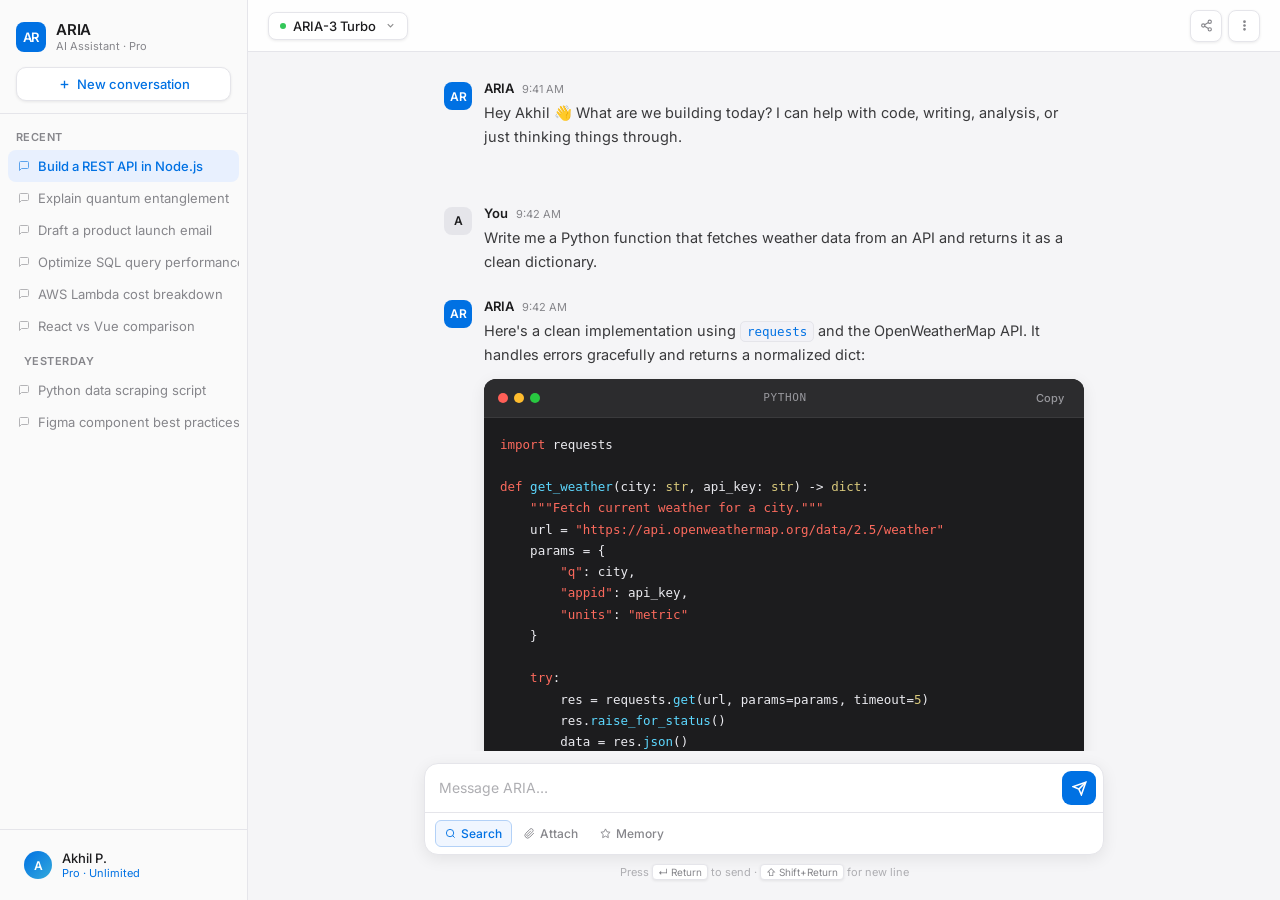
<file: ai-chat-ui.html>
<!DOCTYPE html>
<html lang="en">
<head>
<meta charset="UTF-8"/>
<meta name="viewport" content="width=device-width, initial-scale=1.0"/>
<title>ARIA — AI Assistant</title>
<link href="https://fonts.googleapis.com/css2?family=Inter:wght@300;400;500;600&display=swap" rel="stylesheet"/>
<style>
  *, *::before, *::after { box-sizing: border-box; margin: 0; padding: 0; }

  :root {
    --bg:         #f5f5f7;
    --surface:    #ffffff;
    --sidebar:    #fafafa;
    --border:     #e5e5ea;
    --accent:     #0071e3;
    --accent-h:   #0077ed;
    --text:       #1d1d1f;
    --muted:      #86868b;
    --ai-bubble:  #ffffff;
    --user-bubble:#0071e3;
    --input-bg:   #ffffff;
    --shadow-sm:  0 1px 3px rgba(0,0,0,0.08);
    --shadow-md:  0 4px 16px rgba(0,0,0,0.08);
    --radius:     14px;
  }

  html, body {
    height: 100%;
    background: var(--bg);
    color: var(--text);
    font-family: 'Inter', -apple-system, BlinkMacSystemFont, sans-serif;
    overflow: hidden;
    -webkit-font-smoothing: antialiased;
  }

  .app {
    display: flex;
    height: 100vh;
    width: 100vw;
  }

  /* ── Sidebar ── */
  .sidebar {
    width: 248px;
    background: var(--sidebar);
    border-right: 1px solid var(--border);
    display: flex;
    flex-direction: column;
    flex-shrink: 0;
  }

  .sidebar-top {
    padding: 20px 16px 12px;
    border-bottom: 1px solid var(--border);
  }

  .logo {
    display: flex;
    align-items: center;
    gap: 10px;
    margin-bottom: 14px;
  }

  .logo-icon {
    width: 30px;
    height: 30px;
    border-radius: 8px;
    background: var(--accent);
    display: flex;
    align-items: center;
    justify-content: center;
    font-size: 13px;
    font-weight: 600;
    color: #fff;
    letter-spacing: -0.3px;
    flex-shrink: 0;
  }

  .logo-name {
    font-size: 15px;
    font-weight: 600;
    color: var(--text);
    letter-spacing: -0.2px;
  }

  .logo-tag {
    font-size: 11px;
    color: var(--muted);
    font-weight: 400;
  }

  .new-chat-btn {
    width: 100%;
    padding: 8px 12px;
    background: var(--surface);
    border: 1px solid var(--border);
    border-radius: 10px;
    color: var(--accent);
    font-family: 'Inter', sans-serif;
    font-size: 13px;
    font-weight: 500;
    cursor: pointer;
    display: flex;
    align-items: center;
    justify-content: center;
    gap: 6px;
    transition: background 0.15s, border-color 0.15s;
    box-shadow: var(--shadow-sm);
  }
  .new-chat-btn:hover { background: #f0f6ff; border-color: #b3d1f7; }

  .section-label {
    font-size: 11px;
    font-weight: 600;
    letter-spacing: 0.04em;
    text-transform: uppercase;
    color: var(--muted);
    padding: 16px 16px 6px;
  }

  .history-list { flex: 1; overflow-y: auto; padding: 0 8px 8px; }
  .history-list::-webkit-scrollbar { width: 0; }

  .hist-item {
    padding: 8px 10px;
    border-radius: 8px;
    font-size: 13px;
    color: var(--muted);
    cursor: pointer;
    white-space: nowrap;
    overflow: hidden;
    text-overflow: ellipsis;
    transition: background 0.12s, color 0.12s;
    display: flex;
    align-items: center;
    gap: 8px;
  }
  .hist-item:hover { background: var(--border); color: var(--text); }
  .hist-item.active { background: #e8f0fe; color: var(--accent); font-weight: 500; }
  .hist-item svg { flex-shrink: 0; opacity: 0.6; }

  .sidebar-footer {
    padding: 12px 16px;
    border-top: 1px solid var(--border);
  }

  .avatar-row {
    display: flex;
    align-items: center;
    gap: 10px;
    padding: 8px;
    border-radius: 10px;
    cursor: pointer;
    transition: background 0.12s;
  }
  .avatar-row:hover { background: var(--border); }

  .avatar {
    width: 28px;
    height: 28px;
    border-radius: 50%;
    background: linear-gradient(135deg, #0071e3, #34aadc);
    display: flex;
    align-items: center;
    justify-content: center;
    font-size: 12px;
    font-weight: 600;
    color: #fff;
    flex-shrink: 0;
  }

  .avatar-name { font-size: 13px; font-weight: 500; color: var(--text); }
  .avatar-plan { font-size: 11px; color: var(--accent); }

  /* ── Main ── */
  .main {
    flex: 1;
    display: flex;
    flex-direction: column;
    overflow: hidden;
    background: var(--bg);
  }

  .topbar {
    height: 52px;
    background: rgba(255,255,255,0.85);
    backdrop-filter: saturate(180%) blur(20px);
    -webkit-backdrop-filter: saturate(180%) blur(20px);
    border-bottom: 1px solid var(--border);
    display: flex;
    align-items: center;
    justify-content: space-between;
    padding: 0 20px;
    flex-shrink: 0;
  }

  .model-selector {
    display: flex;
    align-items: center;
    gap: 7px;
    background: var(--surface);
    border: 1px solid var(--border);
    border-radius: 8px;
    padding: 5px 11px;
    cursor: pointer;
    font-size: 13px;
    font-weight: 500;
    color: var(--text);
    transition: border-color 0.15s;
    box-shadow: var(--shadow-sm);
  }
  .model-selector:hover { border-color: #b3d1f7; }

  .model-dot {
    width: 6px;
    height: 6px;
    border-radius: 50%;
    background: #34c759;
    flex-shrink: 0;
  }

  .topbar-actions { display: flex; gap: 6px; }

  .icon-btn {
    width: 32px;
    height: 32px;
    border-radius: 8px;
    background: var(--surface);
    border: 1px solid var(--border);
    color: var(--muted);
    cursor: pointer;
    display: flex;
    align-items: center;
    justify-content: center;
    transition: all 0.12s;
    box-shadow: var(--shadow-sm);
  }
  .icon-btn:hover { border-color: #b3d1f7; color: var(--accent); }

  /* ── Messages ── */
  .messages {
    flex: 1;
    overflow-y: auto;
    padding: 28px 0 8px;
    scroll-behavior: smooth;
  }
  .messages::-webkit-scrollbar { width: 0; }

  .msg-wrap {
    max-width: 680px;
    margin: 0 auto;
    padding: 0 20px;
  }

  .msg {
    display: flex;
    gap: 12px;
    margin-bottom: 24px;
    animation: fadeUp 0.25s ease both;
  }
  @keyframes fadeUp {
    from { opacity: 0; transform: translateY(8px); }
    to   { opacity: 1; transform: translateY(0); }
  }

  .msg-avatar {
    width: 28px;
    height: 28px;
    border-radius: 8px;
    flex-shrink: 0;
    display: flex;
    align-items: center;
    justify-content: center;
    font-size: 12px;
    font-weight: 600;
    margin-top: 2px;
  }
  .msg-avatar.ai {
    background: var(--accent);
    color: #fff;
  }
  .msg-avatar.user {
    background: #e5e5ea;
    color: var(--text);
  }

  .msg-body { flex: 1; }

  .msg-meta {
    display: flex;
    align-items: baseline;
    gap: 8px;
    margin-bottom: 5px;
  }

  .msg-name { font-size: 13px; font-weight: 600; color: var(--text); }
  .msg-time { font-size: 11px; color: var(--muted); }

  .msg-content {
    font-size: 14.5px;
    line-height: 1.65;
    color: #3a3a3c;
  }
  .msg-content p + p { margin-top: 10px; }

  .msg-content code {
    background: #f2f2f7;
    border: 1px solid var(--border);
    border-radius: 5px;
    padding: 2px 6px;
    font-family: 'SF Mono', 'Fira Code', monospace;
    font-size: 12.5px;
    color: #0071e3;
  }

  /* Code block */
  .code-block {
    background: #1c1c1e;
    border-radius: 12px;
    margin-top: 12px;
    overflow: hidden;
    box-shadow: var(--shadow-md);
  }

  .code-header {
    display: flex;
    align-items: center;
    justify-content: space-between;
    padding: 10px 14px;
    background: #2c2c2e;
    border-bottom: 1px solid #3a3a3c;
  }

  .code-dots { display: flex; gap: 6px; }
  .code-dot {
    width: 10px; height: 10px;
    border-radius: 50%;
  }
  .code-dot.red   { background: #ff5f57; }
  .code-dot.yellow{ background: #febc2e; }
  .code-dot.green { background: #28c840; }

  .code-lang {
    font-family: 'SF Mono', monospace;
    font-size: 11px;
    color: #98989d;
    text-transform: uppercase;
    letter-spacing: 0.06em;
  }

  .copy-btn {
    font-family: 'Inter', sans-serif;
    font-size: 11px;
    font-weight: 500;
    color: #98989d;
    background: none;
    border: none;
    cursor: pointer;
    transition: color 0.12s;
    padding: 2px 6px;
    border-radius: 4px;
  }
  .copy-btn:hover { color: #fff; background: #3a3a3c; }

  .code-body {
    padding: 16px;
    font-family: 'SF Mono', 'Fira Code', 'Fira Mono', monospace;
    font-size: 12.5px;
    line-height: 1.7;
    color: #ebebf0;
    overflow-x: auto;
    white-space: pre;
  }

  /* keyword colors */
  .kw  { color: #fc6a5d; }
  .fn  { color: #5dd8ff; }
  .str { color: #fc6a5d; }
  .cm  { color: #6c6c70; font-style: italic; }
  .nm  { color: #d9c97c; }

  /* Typing indicator */
  .typing-indicator {
    display: flex;
    align-items: center;
    gap: 4px;
    height: 20px;
  }
  .typing-dot {
    width: 5px; height: 5px;
    border-radius: 50%;
    background: var(--muted);
    animation: typingBounce 1.2s infinite;
  }
  .typing-dot:nth-child(2) { animation-delay: 0.2s; }
  .typing-dot:nth-child(3) { animation-delay: 0.4s; }
  @keyframes typingBounce {
    0%, 80%, 100% { transform: translateY(0); opacity: 0.3; }
    40% { transform: translateY(-4px); opacity: 1; }
  }

  /* Hover actions */
  .msg-actions {
    display: flex;
    gap: 4px;
    margin-top: 8px;
    opacity: 0;
    transition: opacity 0.12s;
  }
  .msg:hover .msg-actions { opacity: 1; }

  .reaction-btn {
    padding: 4px 8px;
    border-radius: 6px;
    border: 1px solid var(--border);
    background: var(--surface);
    color: var(--muted);
    font-size: 11px;
    font-weight: 500;
    cursor: pointer;
    display: flex;
    align-items: center;
    gap: 4px;
    transition: all 0.12s;
    font-family: 'Inter', sans-serif;
    box-shadow: var(--shadow-sm);
  }
  .reaction-btn:hover { border-color: #b3d1f7; color: var(--accent); background: #f0f6ff; }

  /* ── Input ── */
  .input-area {
    padding: 12px 20px 20px;
    background: transparent;
  }

  .input-wrap { max-width: 680px; margin: 0 auto; }

  .input-box {
    background: var(--surface);
    border: 1px solid var(--border);
    border-radius: var(--radius);
    overflow: hidden;
    box-shadow: var(--shadow-md);
    transition: border-color 0.2s, box-shadow 0.2s;
  }
  .input-box:focus-within {
    border-color: #b3d1f7;
    box-shadow: 0 0 0 3px rgba(0,113,227,0.12), var(--shadow-md);
  }

  .input-row {
    display: flex;
    align-items: flex-end;
  }

  textarea {
    flex: 1;
    background: transparent;
    border: none;
    outline: none;
    resize: none;
    padding: 13px 14px;
    font-family: 'Inter', sans-serif;
    font-size: 14px;
    color: var(--text);
    line-height: 1.55;
    max-height: 160px;
    min-height: 48px;
  }
  textarea::placeholder { color: #aeaeb2; }

  .send-btn {
    width: 34px;
    height: 34px;
    border-radius: 9px;
    background: var(--accent);
    border: none;
    color: #fff;
    cursor: pointer;
    display: flex;
    align-items: center;
    justify-content: center;
    margin: 7px 7px 7px 0;
    flex-shrink: 0;
    transition: background 0.15s, transform 0.12s;
  }
  .send-btn:hover { background: var(--accent-h); transform: scale(1.04); }
  .send-btn:active { transform: scale(0.96); }

  .input-tools {
    display: flex;
    align-items: center;
    gap: 2px;
    padding: 7px 10px;
    border-top: 1px solid var(--border);
  }

  .tool-btn {
    padding: 5px 9px;
    border-radius: 6px;
    background: transparent;
    border: 1px solid transparent;
    color: var(--muted);
    font-size: 12px;
    font-weight: 500;
    cursor: pointer;
    display: flex;
    align-items: center;
    gap: 5px;
    font-family: 'Inter', sans-serif;
    transition: all 0.12s;
  }
  .tool-btn:hover { border-color: var(--border); color: var(--text); background: var(--bg); }
  .tool-btn.active { border-color: #b3d1f7; color: var(--accent); background: #f0f6ff; }

  .input-hint {
    font-size: 11px;
    color: #aeaeb2;
    text-align: center;
    margin-top: 9px;
  }
  .kbd {
    display: inline-block;
    background: var(--surface);
    border: 1px solid var(--border);
    border-radius: 4px;
    padding: 1px 5px;
    font-size: 10px;
    color: var(--muted);
    box-shadow: var(--shadow-sm);
  }

  @media (max-width: 640px) {
    .sidebar { display: none; }
  }
</style>
</head>
<body>
<div class="app">

  <!-- Sidebar -->
  <aside class="sidebar">
    <div class="sidebar-top">
      <div class="logo">
        <div class="logo-icon">AR</div>
        <div>
          <div class="logo-name">ARIA</div>
          <div class="logo-tag">AI Assistant · Pro</div>
        </div>
      </div>
      <button class="new-chat-btn">
        <svg width="13" height="13" viewBox="0 0 24 24" fill="none" stroke="currentColor" stroke-width="2.5"><line x1="12" y1="5" x2="12" y2="19"/><line x1="5" y1="12" x2="19" y2="12"/></svg>
        New conversation
      </button>
    </div>

    <div class="section-label">Recent</div>
    <div class="history-list">
      <div class="hist-item active">
        <svg width="12" height="12" viewBox="0 0 24 24" fill="none" stroke="currentColor" stroke-width="2"><path d="M21 15a2 2 0 0 1-2 2H7l-4 4V5a2 2 0 0 1 2-2h14a2 2 0 0 1 2 2z"/></svg>
        Build a REST API in Node.js
      </div>
      <div class="hist-item">
        <svg width="12" height="12" viewBox="0 0 24 24" fill="none" stroke="currentColor" stroke-width="2"><path d="M21 15a2 2 0 0 1-2 2H7l-4 4V5a2 2 0 0 1 2-2h14a2 2 0 0 1 2 2z"/></svg>
        Explain quantum entanglement
      </div>
      <div class="hist-item">
        <svg width="12" height="12" viewBox="0 0 24 24" fill="none" stroke="currentColor" stroke-width="2"><path d="M21 15a2 2 0 0 1-2 2H7l-4 4V5a2 2 0 0 1 2-2h14a2 2 0 0 1 2 2z"/></svg>
        Draft a product launch email
      </div>
      <div class="hist-item">
        <svg width="12" height="12" viewBox="0 0 24 24" fill="none" stroke="currentColor" stroke-width="2"><path d="M21 15a2 2 0 0 1-2 2H7l-4 4V5a2 2 0 0 1 2-2h14a2 2 0 0 1 2 2z"/></svg>
        Optimize SQL query performance
      </div>
      <div class="hist-item">
        <svg width="12" height="12" viewBox="0 0 24 24" fill="none" stroke="currentColor" stroke-width="2"><path d="M21 15a2 2 0 0 1-2 2H7l-4 4V5a2 2 0 0 1 2-2h14a2 2 0 0 1 2 2z"/></svg>
        AWS Lambda cost breakdown
      </div>
      <div class="hist-item">
        <svg width="12" height="12" viewBox="0 0 24 24" fill="none" stroke="currentColor" stroke-width="2"><path d="M21 15a2 2 0 0 1-2 2H7l-4 4V5a2 2 0 0 1 2-2h14a2 2 0 0 1 2 2z"/></svg>
        React vs Vue comparison
      </div>
      <div class="section-label" style="padding-top:12px">Yesterday</div>
      <div class="hist-item">
        <svg width="12" height="12" viewBox="0 0 24 24" fill="none" stroke="currentColor" stroke-width="2"><path d="M21 15a2 2 0 0 1-2 2H7l-4 4V5a2 2 0 0 1 2-2h14a2 2 0 0 1 2 2z"/></svg>
        Python data scraping script
      </div>
      <div class="hist-item">
        <svg width="12" height="12" viewBox="0 0 24 24" fill="none" stroke="currentColor" stroke-width="2"><path d="M21 15a2 2 0 0 1-2 2H7l-4 4V5a2 2 0 0 1 2-2h14a2 2 0 0 1 2 2z"/></svg>
        Figma component best practices
      </div>
    </div>

    <div class="sidebar-footer">
      <div class="avatar-row">
        <div class="avatar">A</div>
        <div>
          <div class="avatar-name">Akhil P.</div>
          <div class="avatar-plan">Pro · Unlimited</div>
        </div>
      </div>
    </div>
  </aside>

  <!-- Main -->
  <main class="main">
    <div class="topbar">
      <div class="model-selector">
        <div class="model-dot"></div>
        ARIA-3 Turbo
        <svg width="11" height="11" viewBox="0 0 24 24" fill="none" stroke="currentColor" stroke-width="2.5" style="margin-left:2px;opacity:0.5"><polyline points="6 9 12 15 18 9"/></svg>
      </div>
      <div class="topbar-actions">
        <button class="icon-btn" title="Share">
          <svg width="13" height="13" viewBox="0 0 24 24" fill="none" stroke="currentColor" stroke-width="2"><circle cx="18" cy="5" r="3"/><circle cx="6" cy="12" r="3"/><circle cx="18" cy="19" r="3"/><line x1="8.59" y1="13.51" x2="15.42" y2="17.49"/><line x1="15.41" y1="6.51" x2="8.59" y2="10.49"/></svg>
        </button>
        <button class="icon-btn" title="More">
          <svg width="13" height="13" viewBox="0 0 24 24" fill="none" stroke="currentColor" stroke-width="2"><circle cx="12" cy="5" r="1.5" fill="currentColor"/><circle cx="12" cy="12" r="1.5" fill="currentColor"/><circle cx="12" cy="19" r="1.5" fill="currentColor"/></svg>
        </button>
      </div>
    </div>

    <div class="messages" id="messages">
      <div class="msg-wrap">

        <!-- AI greeting -->
        <div class="msg">
          <div class="msg-avatar ai">AR</div>
          <div class="msg-body">
            <div class="msg-meta">
              <span class="msg-name">ARIA</span>
              <span class="msg-time">9:41 AM</span>
            </div>
            <div class="msg-content">
              <p>Hey Akhil 👋 What are we building today? I can help with code, writing, analysis, or just thinking things through.</p>
            </div>
            <div class="msg-actions">
              <button class="reaction-btn">👍 Like</button>
              <button class="reaction-btn">📋 Copy</button>
              <button class="reaction-btn">↻ Regenerate</button>
            </div>
          </div>
        </div>

        <!-- User -->
        <div class="msg">
          <div class="msg-avatar user">A</div>
          <div class="msg-body">
            <div class="msg-meta">
              <span class="msg-name">You</span>
              <span class="msg-time">9:42 AM</span>
            </div>
            <div class="msg-content">
              <p>Write me a Python function that fetches weather data from an API and returns it as a clean dictionary.</p>
            </div>
          </div>
        </div>

        <!-- AI with code -->
        <div class="msg">
          <div class="msg-avatar ai">AR</div>
          <div class="msg-body">
            <div class="msg-meta">
              <span class="msg-name">ARIA</span>
              <span class="msg-time">9:42 AM</span>
            </div>
            <div class="msg-content">
              <p>Here's a clean implementation using <code>requests</code> and the OpenWeatherMap API. It handles errors gracefully and returns a normalized dict:</p>
              <div class="code-block">
                <div class="code-header">
                  <div class="code-dots">
                    <div class="code-dot red"></div>
                    <div class="code-dot yellow"></div>
                    <div class="code-dot green"></div>
                  </div>
                  <span class="code-lang">Python</span>
                  <button class="copy-btn" onclick="copyCode(this)">Copy</button>
                </div>
                <div class="code-body"><span class="kw">import</span> requests

<span class="kw">def</span> <span class="fn">get_weather</span>(city: <span class="nm">str</span>, api_key: <span class="nm">str</span>) -> <span class="nm">dict</span>:
    <span class="str">"""Fetch current weather for a city."""</span>
    url = <span class="str">"https://api.openweathermap.org/data/2.5/weather"</span>
    params = {
        <span class="str">"q"</span>: city,
        <span class="str">"appid"</span>: api_key,
        <span class="str">"units"</span>: <span class="str">"metric"</span>
    }

    <span class="kw">try</span>:
        res = requests.<span class="fn">get</span>(url, params=params, timeout=<span class="nm">5</span>)
        res.<span class="fn">raise_for_status</span>()
        data = res.<span class="fn">json</span>()

        <span class="kw">return</span> {
            <span class="str">"city"</span>:       data[<span class="str">"name"</span>],
            <span class="str">"country"</span>:    data[<span class="str">"sys"</span>][<span class="str">"country"</span>],
            <span class="str">"temp_c"</span>:     data[<span class="str">"main"</span>][<span class="str">"temp"</span>],
            <span class="str">"feels_like"</span>: data[<span class="str">"main"</span>][<span class="str">"feels_like"</span>],
            <span class="str">"humidity"</span>:   data[<span class="str">"main"</span>][<span class="str">"humidity"</span>],
            <span class="str">"condition"</span>:  data[<span class="str">"weather"</span>][<span class="nm">0</span>][<span class="str">"description"</span>],
            <span class="str">"wind_kph"</span>:   <span class="fn">round</span>(data[<span class="str">"wind"</span>][<span class="str">"speed"</span>] * <span class="nm">3.6</span>, <span class="nm">1</span>),
        }

    <span class="kw">except</span> requests.RequestException <span class="kw">as</span> e:
        <span class="kw">return</span> {<span class="str">"error"</span>: <span class="fn">str</span>(e)}</div>
              </div>
              <p style="margin-top:12px">Get a free API key at <code>openweathermap.org</code> — the free tier gives you 1,000 calls/day.</p>
            </div>
            <div class="msg-actions">
              <button class="reaction-btn">👍 Like</button>
              <button class="reaction-btn">📋 Copy</button>
              <button class="reaction-btn">↻ Regenerate</button>
            </div>
          </div>
        </div>

        <!-- Typing -->
        <div class="msg" id="typing-msg" style="display:none">
          <div class="msg-avatar ai">AR</div>
          <div class="msg-body">
            <div class="msg-meta">
              <span class="msg-name">ARIA</span>
              <span class="msg-time" id="typing-time"></span>
            </div>
            <div class="typing-indicator">
              <div class="typing-dot"></div>
              <div class="typing-dot"></div>
              <div class="typing-dot"></div>
            </div>
          </div>
        </div>

      </div>
    </div>

    <!-- Input -->
    <div class="input-area">
      <div class="input-wrap">
        <div class="input-box">
          <div class="input-row">
            <textarea id="chatInput" placeholder="Message ARIA…" rows="1"
              oninput="autoResize(this)"
              onkeydown="handleKey(event)"></textarea>
            <button class="send-btn" onclick="sendMessage()">
              <svg width="15" height="15" viewBox="0 0 24 24" fill="none" stroke="currentColor" stroke-width="2.5"><line x1="22" y1="2" x2="11" y2="13"/><polygon points="22 2 15 22 11 13 2 9 22 2"/></svg>
            </button>
          </div>
          <div class="input-tools">
            <button class="tool-btn active">
              <svg width="11" height="11" viewBox="0 0 24 24" fill="none" stroke="currentColor" stroke-width="2"><circle cx="11" cy="11" r="8"/><line x1="21" y1="21" x2="16.65" y2="16.65"/></svg>
              Search
            </button>
            <button class="tool-btn">
              <svg width="11" height="11" viewBox="0 0 24 24" fill="none" stroke="currentColor" stroke-width="2"><path d="M21.44 11.05l-9.19 9.19a6 6 0 0 1-8.49-8.49l9.19-9.19a4 4 0 0 1 5.66 5.66l-9.2 9.19a2 2 0 0 1-2.83-2.83l8.49-8.48"/></svg>
              Attach
            </button>
            <button class="tool-btn">
              <svg width="11" height="11" viewBox="0 0 24 24" fill="none" stroke="currentColor" stroke-width="2"><polygon points="12 2 15.09 8.26 22 9.27 17 14.14 18.18 21.02 12 17.77 5.82 21.02 7 14.14 2 9.27 8.91 8.26 12 2"/></svg>
              Memory
            </button>
          </div>
        </div>
        <p class="input-hint">Press <span class="kbd">↵ Return</span> to send · <span class="kbd">⇧ Shift+Return</span> for new line</p>
      </div>
    </div>
  </main>
</div>

<script>
  function autoResize(el) {
    el.style.height = 'auto';
    el.style.height = Math.min(el.scrollHeight, 160) + 'px';
  }

  function handleKey(e) {
    if (e.key === 'Enter' && !e.shiftKey) {
      e.preventDefault();
      sendMessage();
    }
  }

  function now() {
    return new Date().toLocaleTimeString([], { hour: 'numeric', minute: '2-digit' });
  }

  function sendMessage() {
    const input = document.getElementById('chatInput');
    const text = input.value.trim();
    if (!text) return;

    const wrap = document.querySelector('.msg-wrap');
    const typing = document.getElementById('typing-msg');

    const userMsg = document.createElement('div');
    userMsg.className = 'msg';
    userMsg.innerHTML = `
      <div class="msg-avatar user">A</div>
      <div class="msg-body">
        <div class="msg-meta">
          <span class="msg-name">You</span>
          <span class="msg-time">${now()}</span>
        </div>
        <div class="msg-content"><p>${escHtml(text)}</p></div>
      </div>`;
    wrap.insertBefore(userMsg, typing);

    input.value = '';
    input.style.height = 'auto';

    document.getElementById('typing-time').textContent = now();
    typing.style.display = 'flex';
    scrollToBottom();

    setTimeout(() => {
      typing.style.display = 'none';
      const replies = [
        "Great question! Let me think through that for you.",
        "Here's what I'd suggest based on best practices.",
        "That's an interesting problem — here's a solid approach.",
        "Sure! Here's a clean breakdown of the solution.",
      ];
      const reply = replies[Math.floor(Math.random() * replies.length)];
      const aiMsg = document.createElement('div');
      aiMsg.className = 'msg';
      aiMsg.innerHTML = `
        <div class="msg-avatar ai">AR</div>
        <div class="msg-body">
          <div class="msg-meta">
            <span class="msg-name">ARIA</span>
            <span class="msg-time">${now()}</span>
          </div>
          <div class="msg-content"><p>${escHtml(reply)}</p></div>
          <div class="msg-actions">
            <button class="reaction-btn">👍 Like</button>
            <button class="reaction-btn">📋 Copy</button>
            <button class="reaction-btn">↻ Regenerate</button>
          </div>
        </div>`;
      wrap.insertBefore(aiMsg, typing);
      scrollToBottom();
    }, 1200 + Math.random() * 600);
  }

  function scrollToBottom() {
    const msgs = document.getElementById('messages');
    msgs.scrollTop = msgs.scrollHeight;
  }

  function copyCode(btn) {
    const raw = btn.closest('.code-block').querySelector('.code-body').innerText;
    navigator.clipboard.writeText(raw).then(() => {
      btn.textContent = 'Copied!';
      setTimeout(() => btn.textContent = 'Copy', 1500);
    });
  }

  function escHtml(str) {
    return str.replace(/&/g,'&amp;').replace(/</g,'&lt;').replace(/>/g,'&gt;');
  }
</script>
</body>
</html>
</file>
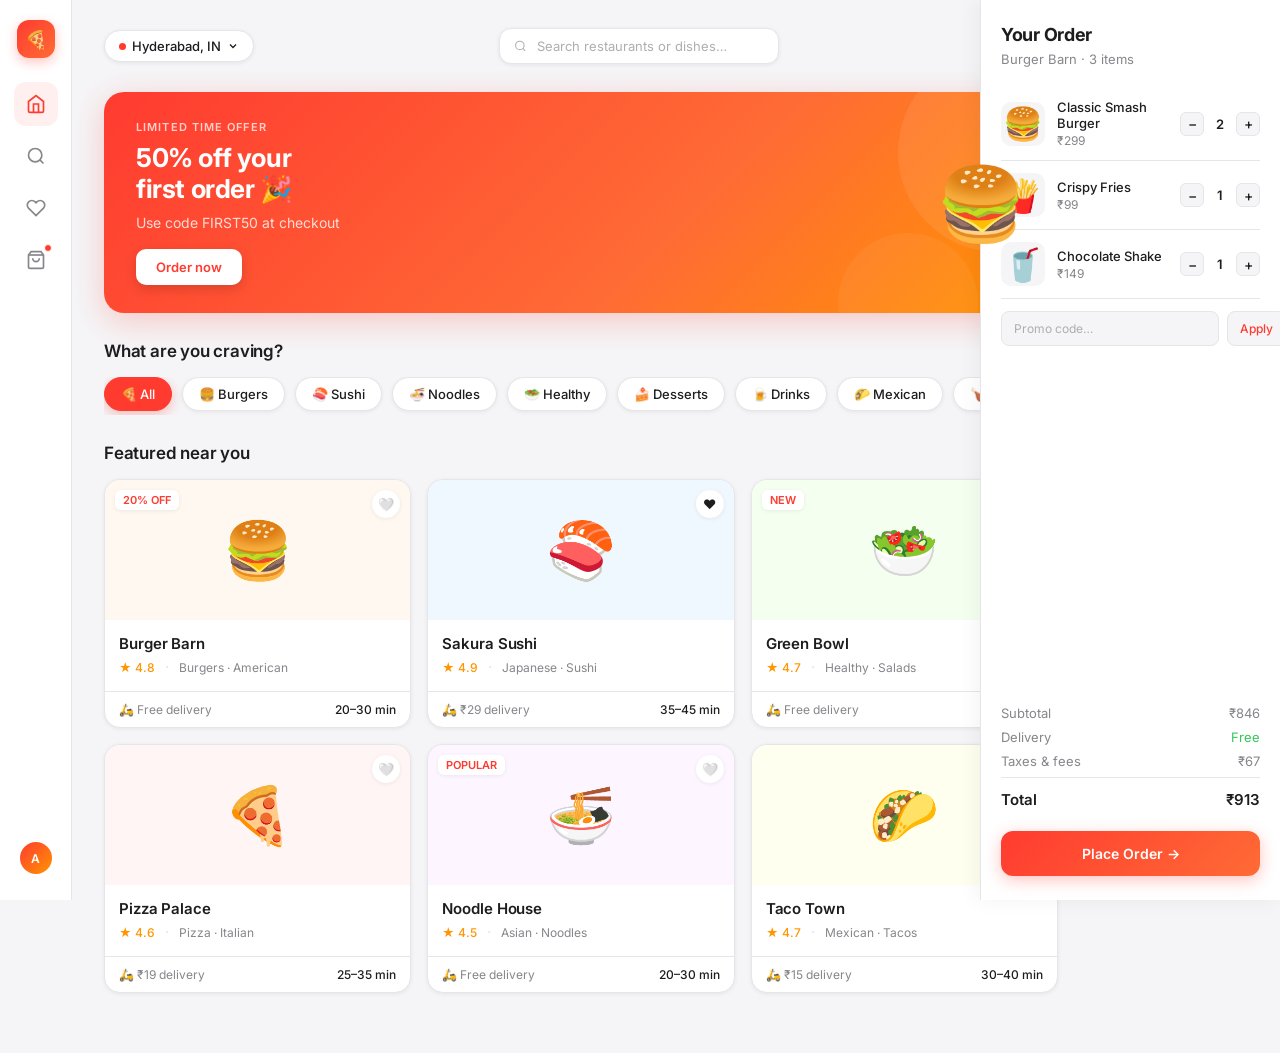
<file: food-delivery.html>
<!DOCTYPE html>
<html lang="en">
<head>
<meta charset="UTF-8"/>
<meta name="viewport" content="width=device-width, initial-scale=1.0"/>
<title>Bite — Food Delivery</title>
<link href="https://fonts.googleapis.com/css2?family=Inter:wght@300;400;500;600;700&display=swap" rel="stylesheet"/>
<style>
  *, *::before, *::after { box-sizing: border-box; margin: 0; padding: 0; }

  :root {
    --bg: #f5f5f7;
    --surface: #ffffff;
    --border: #e5e5ea;
    --accent: #ff3b30;
    --accent2: #ff6b35;
    --text: #1d1d1f;
    --muted: #86868b;
    --shadow-sm: 0 1px 4px rgba(0,0,0,0.07);
    --shadow-md: 0 4px 20px rgba(0,0,0,0.08);
    --shadow-lg: 0 8px 40px rgba(0,0,0,0.12);
  }

  body {
    font-family: 'Inter', -apple-system, sans-serif;
    background: var(--bg);
    color: var(--text);
    min-height: 100vh;
    -webkit-font-smoothing: antialiased;
  }

  /* ── Layout ── */
  .app { display: flex; min-height: 100vh; }

  /* ── Sidebar ── */
  .sidebar {
    width: 72px;
    background: var(--surface);
    border-right: 1px solid var(--border);
    display: flex;
    flex-direction: column;
    align-items: center;
    padding: 20px 0;
    gap: 8px;
    position: fixed;
    top: 0; left: 0; bottom: 0;
    z-index: 10;
  }

  .nav-logo {
    width: 38px; height: 38px;
    background: linear-gradient(135deg, var(--accent), var(--accent2));
    border-radius: 12px;
    display: flex; align-items: center; justify-content: center;
    font-size: 18px;
    margin-bottom: 16px;
    box-shadow: 0 4px 12px rgba(255,59,48,0.3);
  }

  .nav-item {
    width: 44px; height: 44px;
    border-radius: 12px;
    display: flex; align-items: center; justify-content: center;
    cursor: pointer;
    color: var(--muted);
    transition: all 0.15s;
    position: relative;
  }
  .nav-item:hover { background: var(--bg); color: var(--text); }
  .nav-item.active { background: #fff0ef; color: var(--accent); }

  .nav-badge {
    position: absolute;
    top: 6px; right: 6px;
    width: 8px; height: 8px;
    background: var(--accent);
    border-radius: 50%;
    border: 1.5px solid var(--surface);
  }

  /* ── Main ── */
  .main { margin-left: 72px; flex: 1; padding: 28px 32px; }

  /* ── Topbar ── */
  .topbar {
    display: flex; align-items: center; justify-content: space-between;
    margin-bottom: 28px;
  }

  .location-pill {
    display: flex; align-items: center; gap: 6px;
    background: var(--surface);
    border: 1px solid var(--border);
    border-radius: 20px;
    padding: 7px 14px;
    font-size: 13px; font-weight: 500;
    cursor: pointer;
    box-shadow: var(--shadow-sm);
    transition: border-color 0.15s;
  }
  .location-pill:hover { border-color: #ffb3ae; }
  .loc-dot { width: 7px; height: 7px; background: var(--accent); border-radius: 50%; }

  .search-bar {
    display: flex; align-items: center; gap: 10px;
    background: var(--surface);
    border: 1px solid var(--border);
    border-radius: 12px;
    padding: 9px 14px;
    width: 280px;
    box-shadow: var(--shadow-sm);
    transition: border-color 0.2s, box-shadow 0.2s;
  }
  .search-bar:focus-within { border-color: #ffb3ae; box-shadow: 0 0 0 3px rgba(255,59,48,0.1); }
  .search-bar input {
    border: none; outline: none; background: transparent;
    font-family: 'Inter', sans-serif; font-size: 13px; color: var(--text); width: 100%;
  }
  .search-bar input::placeholder { color: #aeaeb2; }

  .topbar-right { display: flex; align-items: center; gap: 10px; }

  .avatar {
    width: 34px; height: 34px; border-radius: 50%;
    background: linear-gradient(135deg, #ff3b30, #ff9500);
    display: flex; align-items: center; justify-content: center;
    font-size: 13px; font-weight: 600; color: #fff; cursor: pointer;
  }

  /* ── Hero banner ── */
  .hero {
    background: linear-gradient(135deg, #ff3b30 0%, #ff6b35 60%, #ff9500 100%);
    border-radius: 20px;
    padding: 28px 32px;
    margin-bottom: 28px;
    display: flex; align-items: center; justify-content: space-between;
    box-shadow: 0 8px 32px rgba(255,59,48,0.25);
    overflow: hidden;
    position: relative;
  }
  .hero::before {
    content: '';
    position: absolute; top: -40px; right: -40px;
    width: 200px; height: 200px;
    background: rgba(255,255,255,0.08);
    border-radius: 50%;
  }
  .hero::after {
    content: '';
    position: absolute; bottom: -60px; right: 80px;
    width: 140px; height: 140px;
    background: rgba(255,255,255,0.05);
    border-radius: 50%;
  }

  .hero-text { position: relative; z-index: 1; }
  .hero-tag { font-size: 11px; font-weight: 600; letter-spacing: 0.1em; text-transform: uppercase; color: rgba(255,255,255,0.75); margin-bottom: 8px; }
  .hero-title { font-size: 26px; font-weight: 700; color: #fff; line-height: 1.2; margin-bottom: 10px; letter-spacing: -0.4px; }
  .hero-sub { font-size: 14px; color: rgba(255,255,255,0.8); margin-bottom: 18px; }

  .hero-btn {
    background: #fff;
    color: var(--accent);
    border: none;
    border-radius: 10px;
    padding: 10px 20px;
    font-family: 'Inter', sans-serif;
    font-size: 13px; font-weight: 600;
    cursor: pointer;
    transition: transform 0.15s, box-shadow 0.15s;
    box-shadow: 0 4px 12px rgba(0,0,0,0.15);
  }
  .hero-btn:hover { transform: translateY(-1px); box-shadow: 0 6px 20px rgba(0,0,0,0.2); }

  .hero-emoji { font-size: 72px; position: relative; z-index: 1; }

  /* ── Section title ── */
  .section-header {
    display: flex; align-items: center; justify-content: space-between;
    margin-bottom: 16px;
  }
  .section-title { font-size: 17px; font-weight: 600; letter-spacing: -0.2px; }
  .see-all { font-size: 13px; font-weight: 500; color: var(--accent); cursor: pointer; }

  /* ── Category pills ── */
  .categories {
    display: flex; gap: 10px; margin-bottom: 28px;
    overflow-x: auto; padding-bottom: 4px;
  }
  .categories::-webkit-scrollbar { display: none; }

  .cat-pill {
    display: flex; align-items: center; gap: 7px;
    background: var(--surface);
    border: 1px solid var(--border);
    border-radius: 20px;
    padding: 8px 16px;
    font-size: 13px; font-weight: 500;
    cursor: pointer; white-space: nowrap;
    transition: all 0.15s;
    box-shadow: var(--shadow-sm);
  }
  .cat-pill:hover { border-color: #ffb3ae; color: var(--accent); }
  .cat-pill.active { background: var(--accent); color: #fff; border-color: var(--accent); box-shadow: 0 4px 12px rgba(255,59,48,0.3); }

  /* ── Restaurant cards ── */
  .cards-grid {
    display: grid;
    grid-template-columns: repeat(auto-fill, minmax(240px, 1fr));
    gap: 16px;
    margin-bottom: 32px;
  }

  .card {
    background: var(--surface);
    border-radius: 16px;
    overflow: hidden;
    box-shadow: var(--shadow-sm);
    cursor: pointer;
    transition: transform 0.2s, box-shadow 0.2s;
    border: 1px solid var(--border);
  }
  .card:hover { transform: translateY(-3px); box-shadow: var(--shadow-lg); }

  .card-img {
    height: 140px;
    display: flex; align-items: center; justify-content: center;
    font-size: 56px;
    position: relative;
  }

  .card-badge {
    position: absolute; top: 10px; left: 10px;
    background: var(--surface);
    border-radius: 6px;
    padding: 3px 8px;
    font-size: 11px; font-weight: 600;
    color: var(--accent);
    box-shadow: var(--shadow-sm);
  }

  .card-fav {
    position: absolute; top: 10px; right: 10px;
    width: 28px; height: 28px;
    background: var(--surface);
    border-radius: 50%;
    display: flex; align-items: center; justify-content: center;
    font-size: 13px;
    box-shadow: var(--shadow-sm);
    cursor: pointer;
  }

  .card-body { padding: 14px; }
  .card-name { font-size: 15px; font-weight: 600; margin-bottom: 4px; letter-spacing: -0.1px; }
  .card-meta { display: flex; align-items: center; gap: 10px; }
  .card-rating { font-size: 12px; font-weight: 500; color: #ff9500; }
  .card-info { font-size: 12px; color: var(--muted); }
  .dot-sep { color: var(--border); }

  .card-footer {
    display: flex; align-items: center; justify-content: space-between;
    padding: 10px 14px;
    border-top: 1px solid var(--border);
  }
  .card-delivery { font-size: 12px; color: var(--muted); display: flex; align-items: center; gap: 4px; }
  .card-min { font-size: 12px; font-weight: 500; color: var(--text); }

  /* ── Cart panel ── */
  .cart-panel {
    width: 300px;
    background: var(--surface);
    border-left: 1px solid var(--border);
    position: fixed; top: 0; right: 0; bottom: 0;
    padding: 24px 20px;
    display: flex; flex-direction: column;
    box-shadow: -4px 0 20px rgba(0,0,0,0.05);
  }

  .cart-title { font-size: 18px; font-weight: 700; margin-bottom: 6px; letter-spacing: -0.3px; }
  .cart-sub { font-size: 13px; color: var(--muted); margin-bottom: 20px; }

  .cart-item {
    display: flex; align-items: center; gap: 12px;
    padding: 12px 0;
    border-bottom: 1px solid var(--border);
  }

  .cart-emoji { font-size: 32px; width: 44px; height: 44px; background: var(--bg); border-radius: 10px; display: flex; align-items: center; justify-content: center; flex-shrink: 0; }
  .cart-item-info { flex: 1; }
  .cart-item-name { font-size: 13px; font-weight: 500; margin-bottom: 2px; }
  .cart-item-price { font-size: 12px; color: var(--muted); }

  .qty-control {
    display: flex; align-items: center; gap: 8px;
  }
  .qty-btn {
    width: 24px; height: 24px; border-radius: 6px;
    background: var(--bg); border: 1px solid var(--border);
    display: flex; align-items: center; justify-content: center;
    font-size: 14px; font-weight: 500; cursor: pointer;
    color: var(--text); transition: all 0.12s;
  }
  .qty-btn:hover { background: var(--accent); color: #fff; border-color: var(--accent); }
  .qty-num { font-size: 13px; font-weight: 600; width: 16px; text-align: center; }

  .cart-spacer { flex: 1; }

  .cart-summary { padding-top: 16px; }
  .summary-row {
    display: flex; justify-content: space-between;
    font-size: 13px; color: var(--muted); margin-bottom: 8px;
  }
  .summary-row.total { font-size: 15px; font-weight: 600; color: var(--text); border-top: 1px solid var(--border); padding-top: 12px; margin-top: 4px; }

  .checkout-btn {
    width: 100%;
    background: linear-gradient(135deg, var(--accent), var(--accent2));
    color: #fff;
    border: none;
    border-radius: 12px;
    padding: 14px;
    font-family: 'Inter', sans-serif;
    font-size: 14px; font-weight: 600;
    cursor: pointer;
    margin-top: 14px;
    transition: transform 0.15s, box-shadow 0.15s;
    box-shadow: 0 4px 16px rgba(255,59,48,0.3);
  }
  .checkout-btn:hover { transform: translateY(-1px); box-shadow: 0 6px 24px rgba(255,59,48,0.4); }
  .checkout-btn:active { transform: translateY(0); }

  .promo-input {
    display: flex; gap: 8px; margin-top: 12px;
  }
  .promo-input input {
    flex: 1; background: var(--bg); border: 1px solid var(--border);
    border-radius: 8px; padding: 9px 12px;
    font-family: 'Inter', sans-serif; font-size: 12px; color: var(--text);
    outline: none; transition: border-color 0.15s;
  }
  .promo-input input:focus { border-color: #ffb3ae; }
  .promo-input input::placeholder { color: #aeaeb2; }
  .promo-apply {
    background: var(--bg); border: 1px solid var(--border);
    border-radius: 8px; padding: 9px 12px;
    font-family: 'Inter', sans-serif; font-size: 12px; font-weight: 500;
    color: var(--accent); cursor: pointer; transition: all 0.12s;
  }
  .promo-apply:hover { background: #fff0ef; border-color: #ffb3ae; }

  .main-with-cart { margin-right: 300px; }

  @media (max-width: 900px) {
    .cart-panel { display: none; }
    .main-with-cart { margin-right: 0; }
  }
  @media (max-width: 600px) {
    .sidebar { display: none; }
    .main { margin-left: 0; padding: 20px 16px; }
  }
</style>
</head>
<body>
<div class="app">

  <!-- Sidebar nav -->
  <aside class="sidebar">
    <div class="nav-logo">🍕</div>
    <div class="nav-item active">
      <svg width="20" height="20" viewBox="0 0 24 24" fill="none" stroke="currentColor" stroke-width="2"><path d="M3 9l9-7 9 7v11a2 2 0 0 1-2 2H5a2 2 0 0 1-2-2z"/><polyline points="9 22 9 12 15 12 15 22"/></svg>
    </div>
    <div class="nav-item">
      <svg width="20" height="20" viewBox="0 0 24 24" fill="none" stroke="currentColor" stroke-width="2"><circle cx="11" cy="11" r="8"/><line x1="21" y1="21" x2="16.65" y2="16.65"/></svg>
    </div>
    <div class="nav-item">
      <svg width="20" height="20" viewBox="0 0 24 24" fill="none" stroke="currentColor" stroke-width="2"><path d="M20.84 4.61a5.5 5.5 0 0 0-7.78 0L12 5.67l-1.06-1.06a5.5 5.5 0 0 0-7.78 7.78l1.06 1.06L12 21.23l7.78-7.78 1.06-1.06a5.5 5.5 0 0 0 0-7.78z"/></svg>
    </div>
    <div class="nav-item" style="position:relative">
      <svg width="20" height="20" viewBox="0 0 24 24" fill="none" stroke="currentColor" stroke-width="2"><path d="M6 2L3 6v14a2 2 0 0 0 2 2h14a2 2 0 0 0 2-2V6l-3-4z"/><line x1="3" y1="6" x2="21" y2="6"/><path d="M16 10a4 4 0 0 1-8 0"/></svg>
      <div class="nav-badge"></div>
    </div>
    <div style="flex:1"></div>
    <div class="nav-item">
      <div class="avatar" style="width:32px;height:32px;font-size:12px;">A</div>
    </div>
  </aside>

  <!-- Main -->
  <div class="main main-with-cart">

    <!-- Topbar -->
    <div class="topbar">
      <div class="location-pill">
        <div class="loc-dot"></div>
        Hyderabad, IN
        <svg width="12" height="12" viewBox="0 0 24 24" fill="none" stroke="currentColor" stroke-width="2.5"><polyline points="6 9 12 15 18 9"/></svg>
      </div>
      <div class="search-bar">
        <svg width="14" height="14" viewBox="0 0 24 24" fill="none" stroke="#aeaeb2" stroke-width="2"><circle cx="11" cy="11" r="8"/><line x1="21" y1="21" x2="16.65" y2="16.65"/></svg>
        <input placeholder="Search restaurants or dishes…"/>
      </div>
      <div class="topbar-right">
        <div class="avatar">A</div>
      </div>
    </div>

    <!-- Hero -->
    <div class="hero">
      <div class="hero-text">
        <div class="hero-tag">Limited time offer</div>
        <div class="hero-title">50% off your<br>first order 🎉</div>
        <div class="hero-sub">Use code FIRST50 at checkout</div>
        <button class="hero-btn">Order now</button>
      </div>
      <div class="hero-emoji">🍔</div>
    </div>

    <!-- Categories -->
    <div class="section-header">
      <div class="section-title">What are you craving?</div>
    </div>
    <div class="categories">
      <div class="cat-pill active">🍕 All</div>
      <div class="cat-pill">🍔 Burgers</div>
      <div class="cat-pill">🍣 Sushi</div>
      <div class="cat-pill">🍜 Noodles</div>
      <div class="cat-pill">🥗 Healthy</div>
      <div class="cat-pill">🍰 Desserts</div>
      <div class="cat-pill">🍺 Drinks</div>
      <div class="cat-pill">🌮 Mexican</div>
      <div class="cat-pill">🍗 Chicken</div>
    </div>

    <!-- Featured -->
    <div class="section-header">
      <div class="section-title">Featured near you</div>
      <div class="see-all">See all</div>
    </div>
    <div class="cards-grid">

      <div class="card">
        <div class="card-img" style="background:#fff8f0">
          🍔
          <div class="card-badge">20% OFF</div>
          <div class="card-fav">🤍</div>
        </div>
        <div class="card-body">
          <div class="card-name">Burger Barn</div>
          <div class="card-meta">
            <span class="card-rating">★ 4.8</span>
            <span class="dot-sep">·</span>
            <span class="card-info">Burgers · American</span>
          </div>
        </div>
        <div class="card-footer">
          <div class="card-delivery">🛵 Free delivery</div>
          <div class="card-min">20–30 min</div>
        </div>
      </div>

      <div class="card">
        <div class="card-img" style="background:#f0f8ff">
          🍣
          <div class="card-fav">❤️</div>
        </div>
        <div class="card-body">
          <div class="card-name">Sakura Sushi</div>
          <div class="card-meta">
            <span class="card-rating">★ 4.9</span>
            <span class="dot-sep">·</span>
            <span class="card-info">Japanese · Sushi</span>
          </div>
        </div>
        <div class="card-footer">
          <div class="card-delivery">🛵 ₹29 delivery</div>
          <div class="card-min">35–45 min</div>
        </div>
      </div>

      <div class="card">
        <div class="card-img" style="background:#f5fff0">
          🥗
          <div class="card-badge">NEW</div>
          <div class="card-fav">🤍</div>
        </div>
        <div class="card-body">
          <div class="card-name">Green Bowl</div>
          <div class="card-meta">
            <span class="card-rating">★ 4.7</span>
            <span class="dot-sep">·</span>
            <span class="card-info">Healthy · Salads</span>
          </div>
        </div>
        <div class="card-footer">
          <div class="card-delivery">🛵 Free delivery</div>
          <div class="card-min">15–25 min</div>
        </div>
      </div>

      <div class="card">
        <div class="card-img" style="background:#fff5f5">
          🍕
          <div class="card-fav">🤍</div>
        </div>
        <div class="card-body">
          <div class="card-name">Pizza Palace</div>
          <div class="card-meta">
            <span class="card-rating">★ 4.6</span>
            <span class="dot-sep">·</span>
            <span class="card-info">Pizza · Italian</span>
          </div>
        </div>
        <div class="card-footer">
          <div class="card-delivery">🛵 ₹19 delivery</div>
          <div class="card-min">25–35 min</div>
        </div>
      </div>

      <div class="card">
        <div class="card-img" style="background:#fdf5ff">
          🍜
          <div class="card-badge">POPULAR</div>
          <div class="card-fav">🤍</div>
        </div>
        <div class="card-body">
          <div class="card-name">Noodle House</div>
          <div class="card-meta">
            <span class="card-rating">★ 4.5</span>
            <span class="dot-sep">·</span>
            <span class="card-info">Asian · Noodles</span>
          </div>
        </div>
        <div class="card-footer">
          <div class="card-delivery">🛵 Free delivery</div>
          <div class="card-min">20–30 min</div>
        </div>
      </div>

      <div class="card">
        <div class="card-img" style="background:#fffff0">
          🌮
          <div class="card-fav">🤍</div>
        </div>
        <div class="card-body">
          <div class="card-name">Taco Town</div>
          <div class="card-meta">
            <span class="card-rating">★ 4.7</span>
            <span class="dot-sep">·</span>
            <span class="card-info">Mexican · Tacos</span>
          </div>
        </div>
        <div class="card-footer">
          <div class="card-delivery">🛵 ₹15 delivery</div>
          <div class="card-min">30–40 min</div>
        </div>
      </div>

    </div>
  </div>

  <!-- Cart -->
  <aside class="cart-panel">
    <div class="cart-title">Your Order</div>
    <div class="cart-sub">Burger Barn · 3 items</div>

    <div class="cart-item">
      <div class="cart-emoji">🍔</div>
      <div class="cart-item-info">
        <div class="cart-item-name">Classic Smash Burger</div>
        <div class="cart-item-price">₹299</div>
      </div>
      <div class="qty-control">
        <div class="qty-btn" onclick="changeQty(this,-1)">−</div>
        <div class="qty-num">2</div>
        <div class="qty-btn" onclick="changeQty(this,1)">+</div>
      </div>
    </div>

    <div class="cart-item">
      <div class="cart-emoji">🍟</div>
      <div class="cart-item-info">
        <div class="cart-item-name">Crispy Fries</div>
        <div class="cart-item-price">₹99</div>
      </div>
      <div class="qty-control">
        <div class="qty-btn" onclick="changeQty(this,-1)">−</div>
        <div class="qty-num">1</div>
        <div class="qty-btn" onclick="changeQty(this,1)">+</div>
      </div>
    </div>

    <div class="cart-item">
      <div class="cart-emoji">🥤</div>
      <div class="cart-item-info">
        <div class="cart-item-name">Chocolate Shake</div>
        <div class="cart-item-price">₹149</div>
      </div>
      <div class="qty-control">
        <div class="qty-btn" onclick="changeQty(this,-1)">−</div>
        <div class="qty-num">1</div>
        <div class="qty-btn" onclick="changeQty(this,1)">+</div>
      </div>
    </div>

    <div class="promo-input">
      <input placeholder="Promo code…" id="promoInput"/>
      <button class="promo-apply" onclick="applyPromo()">Apply</button>
    </div>

    <div class="cart-spacer"></div>

    <div class="cart-summary">
      <div class="summary-row"><span>Subtotal</span><span>₹846</span></div>
      <div class="summary-row"><span>Delivery</span><span style="color:#34c759">Free</span></div>
      <div class="summary-row"><span>Taxes & fees</span><span>₹67</span></div>
      <div class="summary-row total"><span>Total</span><span>₹913</span></div>
    </div>

    <button class="checkout-btn" onclick="checkout()">Place Order →</button>
  </aside>

</div>

<script>
  // Category toggle
  document.querySelectorAll('.cat-pill').forEach(pill => {
    pill.addEventListener('click', () => {
      document.querySelectorAll('.cat-pill').forEach(p => p.classList.remove('active'));
      pill.classList.add('active');
    });
  });

  // Favourites
  document.querySelectorAll('.card-fav').forEach(fav => {
    fav.addEventListener('click', e => {
      e.stopPropagation();
      fav.textContent = fav.textContent === '🤍' ? '❤️' : '🤍';
    });
  });

  // Qty controls
  function changeQty(btn, delta) {
    const ctrl = btn.parentElement;
    const num = ctrl.querySelector('.qty-num');
    let val = parseInt(num.textContent) + delta;
    if (val < 1) val = 1;
    num.textContent = val;
  }

  function applyPromo() {
    const input = document.getElementById('promoInput');
    if (input.value.trim()) {
      input.value = '';
      input.placeholder = '✓ Code applied!';
      input.style.color = '#34c759';
      setTimeout(() => { input.placeholder = 'Promo code…'; input.style.color = ''; }, 2000);
    }
  }

  function checkout() {
    const btn = document.querySelector('.checkout-btn');
    btn.textContent = '✓ Order Placed!';
    btn.style.background = '#34c759';
    setTimeout(() => {
      btn.textContent = 'Place Order →';
      btn.style.background = '';
    }, 2000);
  }
</script>
</body>
</html>
</file>
